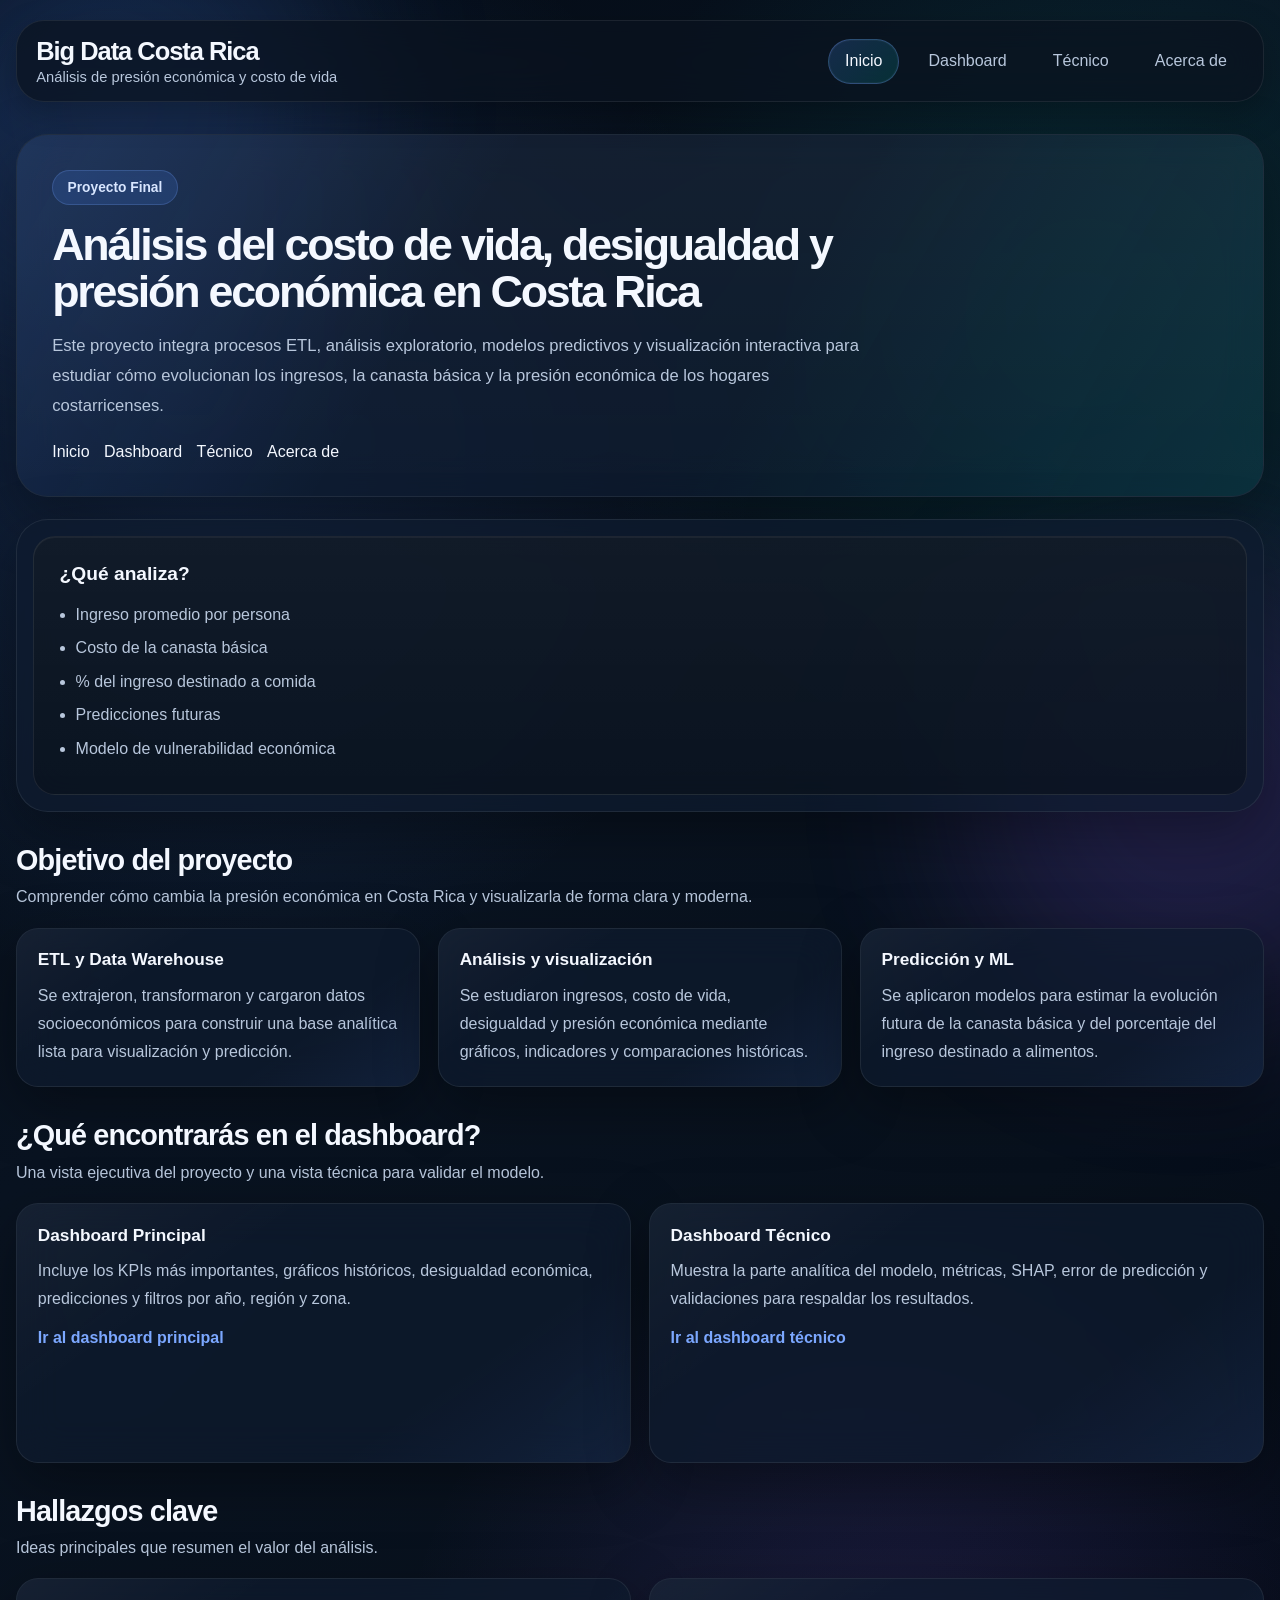
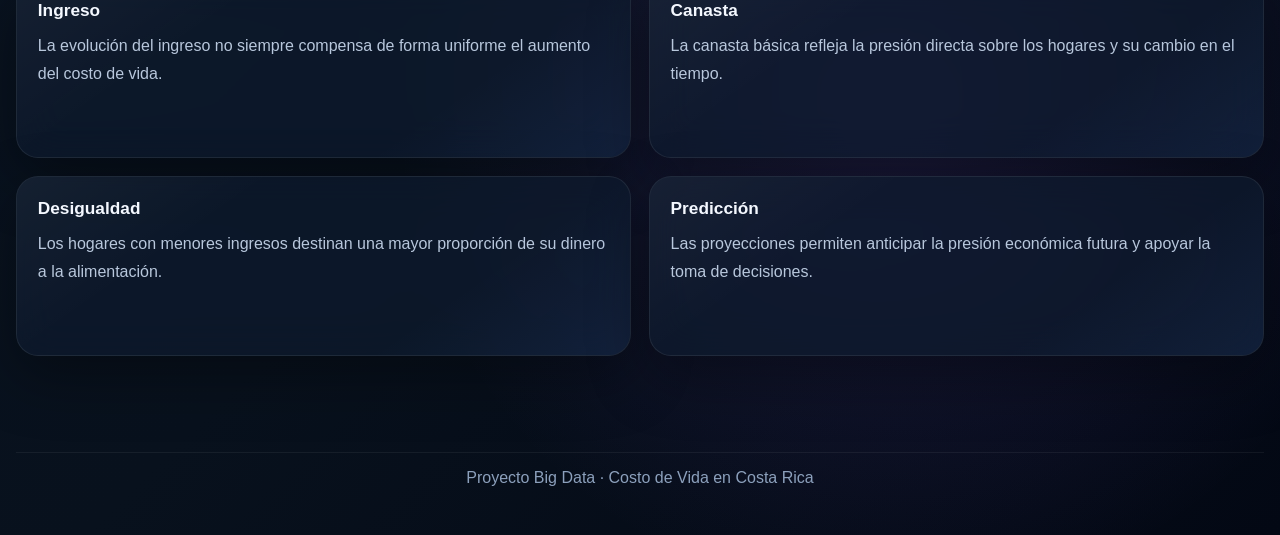
<file: frontend_structure/views/index.html>
<!DOCTYPE html>
<html lang="es">
<head>
  <meta charset="UTF-8" />
  <meta name="viewport" content="width=device-width, initial-scale=1.0" />
  <title>Proyecto Big Data | Costo de Vida en Costa Rica</title>
  <link rel="stylesheet" href="../css/style.css" />
</head>
<body>
  <header class="topbar">
    <div class="brand">
      <h1>Big Data Costa Rica</h1>
      <p>Análisis de presión económica y costo de vida</p>
    </div>
    <nav class="nav">
      <a href="./index.html" class="active">Inicio</a>
      <a href="./dashboard.html">Dashboard</a>
      <a href="./tecnico.html">Técnico</a>
      <a href="./acerca.html">Acerca de</a>
    </nav>
  </header>

  <main class="landing">
    <section class="hero">
      <div class="hero-content">
        <span class="badge">Proyecto Final</span>
        <h2>Análisis del costo de vida, desigualdad y presión económica en Costa Rica</h2>
        <p>
          Este proyecto integra procesos ETL, análisis exploratorio, modelos predictivos
          y visualización interactiva para estudiar cómo evolucionan los ingresos, la canasta básica
          y la presión económica de los hogares costarricenses.
        </p>

        <div class="hero-actions">

          <a href="./index.html" class="active">Inicio</a>
          <a href="./dashboard.html">Dashboard</a>
          <a href="./tecnico.html">Técnico</a>
          <a href="./acerca.html">Acerca de</a>
        </div>
      </div>

      <div class="hero-panel">
        <div class="panel-card">
          <h3>¿Qué analiza?</h3>
          <ul>
            <li>Ingreso promedio por persona</li>
            <li>Costo de la canasta básica</li>
            <li>% del ingreso destinado a comida</li>
            <li>Predicciones futuras</li>
            <li>Modelo de vulnerabilidad económica</li>
          </ul>
        </div>
      </div>
    </section>

    <section class="section">
      <div class="section-head">
        <h3>Objetivo del proyecto</h3>
        <p>Comprender cómo cambia la presión económica en Costa Rica y visualizarla de forma clara y moderna.</p>
      </div>

      <div class="grid grid-3">
        <article class="card">
          <h4>ETL y Data Warehouse</h4>
          <p>
            Se extrajeron, transformaron y cargaron datos socioeconómicos para construir una base analítica
            lista para visualización y predicción.
          </p>
        </article>

        <article class="card">
          <h4>Análisis y visualización</h4>
          <p>
            Se estudiaron ingresos, costo de vida, desigualdad y presión económica mediante gráficos,
            indicadores y comparaciones históricas.
          </p>
        </article>

        <article class="card">
          <h4>Predicción y ML</h4>
          <p>
            Se aplicaron modelos para estimar la evolución futura de la canasta básica y del porcentaje
            del ingreso destinado a alimentos.
          </p>
        </article>
      </div>
    </section>

    <section class="section">
      <div class="section-head">
        <h3>¿Qué encontrarás en el dashboard?</h3>
        <p>Una vista ejecutiva del proyecto y una vista técnica para validar el modelo.</p>
      </div>

      <div class="grid grid-2">
        <article class="card large-card">
          <h4>Dashboard Principal</h4>
          <p>
            Incluye los KPIs más importantes, gráficos históricos, desigualdad económica,
            predicciones y filtros por año, región y zona.
          </p>
          <a href="./dashboard.html" class="card-link">Ir al dashboard principal</a>
        </article>

        <article class="card large-card">
          <h4>Dashboard Técnico</h4>
          <p>
            Muestra la parte analítica del modelo, métricas, SHAP, error de predicción
            y validaciones para respaldar los resultados.
          </p>
          <a href="./tecnico.html" class="card-link">Ir al dashboard técnico</a>
        </article>
      </div>
    </section>

    <section class="section">
      <div class="section-head">
        <h3>Hallazgos clave</h3>
        <p>Ideas principales que resumen el valor del análisis.</p>
      </div>

      <div class="grid grid-4">
        <div class="card stat-card">
          <h4>Ingreso</h4>
          <p>La evolución del ingreso no siempre compensa de forma uniforme el aumento del costo de vida.</p>
        </div>
        <div class="card stat-card">
          <h4>Canasta</h4>
          <p>La canasta básica refleja la presión directa sobre los hogares y su cambio en el tiempo.</p>
        </div>
        <div class="card stat-card">
          <h4>Desigualdad</h4>
          <p>Los hogares con menores ingresos destinan una mayor proporción de su dinero a la alimentación.</p>
        </div>
        <div class="card stat-card">
          <h4>Predicción</h4>
          <p>Las proyecciones permiten anticipar la presión económica futura y apoyar la toma de decisiones.</p>
        </div>
      </div>
    </section>
  </main>

  <footer class="footer">
    <p>Proyecto Big Data · Costo de Vida en Costa Rica</p>
  </footer>

  <script src="../js/main.js"></script>
</body>
</html>
</file>
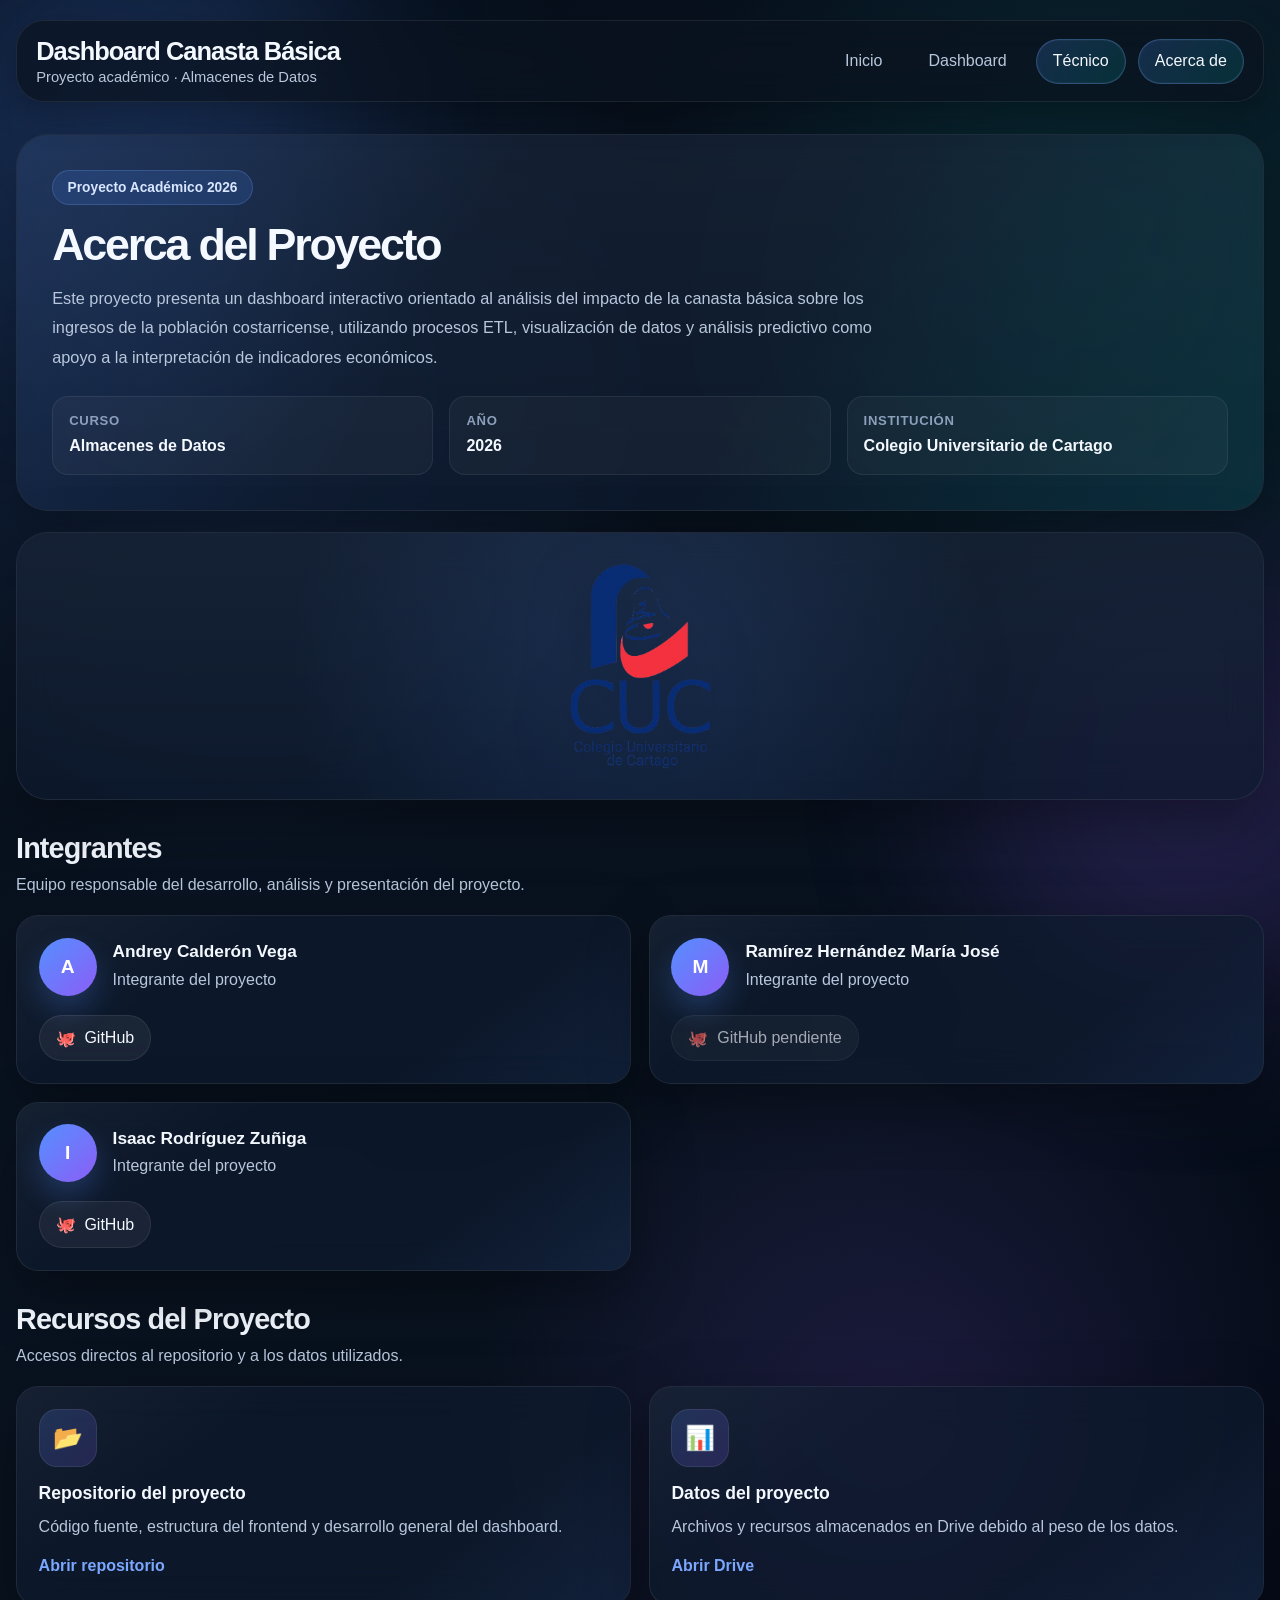
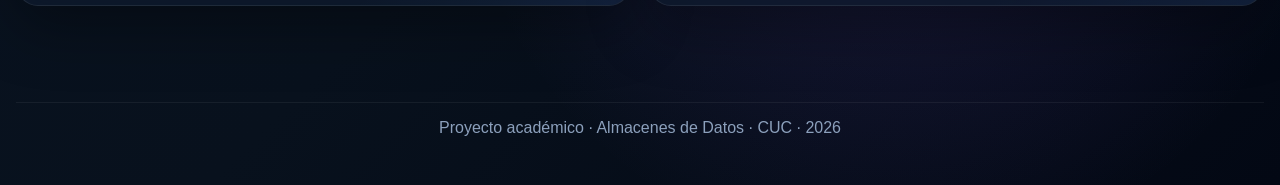
<file: frontend_structure/views/acerca.html>
<!DOCTYPE html>
<html lang="es">
<head>
  <meta charset="UTF-8" />
  <meta name="viewport" content="width=device-width, initial-scale=1.0" />
  <title>Acerca de | Dashboard Canasta Básica</title>

  <link rel="stylesheet" href="../css/style.css" />
  <link rel="stylesheet" href="../css/acerca.css" />
</head>
<body>
  <header class="topbar">
    <div class="brand">
      <h1>Dashboard Canasta Básica</h1>
      <p>Proyecto académico · Almacenes de Datos</p>
    </div>

    <nav class="nav">
      <a href="./index.html">Inicio</a>
      <a href="./dashboard.html">Dashboard</a>
      <a href="./tecnico.html" class="active">Técnico</a>
      <a href="./acerca.html" class="active">Acerca de</a>
    </nav>
  </header>

  <main class="landing">
    <section class="about-hero">
      <div class="about-hero__content">
        <span class="badge">Proyecto Académico 2026</span>
        <h2>Acerca del Proyecto</h2>
        <p>
          Este proyecto presenta un dashboard interactivo orientado al análisis del impacto
          de la canasta básica sobre los ingresos de la población costarricense, utilizando
          procesos ETL, visualización de datos y análisis predictivo como apoyo a la interpretación
          de indicadores económicos.
        </p>

        <div class="about-hero__meta">
          <div class="meta-card">
            <span>Curso</span>
            <strong>Almacenes de Datos</strong>
          </div>
          <div class="meta-card">
            <span>Año</span>
            <strong>2026</strong>
          </div>
          <div class="meta-card">
            <span>Institución</span>
            <strong>Colegio Universitario de Cartago</strong>
          </div>
        </div>
      </div>

      <div class="about-hero__logo">
        <div class="logo-card">
          <img src="../assets/images/cuclogo.png" alt="Logo del CUC" />
        </div>
      </div>
    </section>

    <section class="about-section">
      <div class="section-head">
        <h3>Integrantes</h3>
        <p>Equipo responsable del desarrollo, análisis y presentación del proyecto.</p>
      </div>

      <div class="team-grid">
        <article class="team-card reveal">
          <div class="team-card__top">
            <div class="team-avatar">A</div>
            <div>
              <h4>Andrey Calderón Vega</h4>
              <p>Integrante del proyecto</p>
            </div>
          </div>

          <div class="team-card__links">
            <a href="https://github.com/andreyac1397" target="_blank" rel="noopener noreferrer" class="team-link">
              <span class="team-link__icon">🐙</span>
              <span>GitHub</span>
            </a>
          </div>
        </article>

        <article class="team-card reveal">
          <div class="team-card__top">
            <div class="team-avatar">M</div>
            <div>
              <h4>Ramírez Hernández María José</h4>
              <p>Integrante del proyecto</p>
            </div>
          </div>

          <div class="team-card__links">
            <a href="#" class="team-link team-link--disabled" aria-disabled="true">
              <span class="team-link__icon">🐙</span>
              <span>GitHub pendiente</span>
            </a>
          </div>
        </article>

        <article class="team-card reveal">
          <div class="team-card__top">
            <div class="team-avatar">I</div>
            <div>
              <h4>Isaac Rodríguez Zuñiga</h4>
              <p>Integrante del proyecto</p>
            </div>
          </div>

          <div class="team-card__links">
            <a href="https://github.com/IsaacRZ" target="_blank" rel="noopener noreferrer" class="team-link">
              <span class="team-link__icon">🐙</span>
              <span>GitHub</span>
            </a>
          </div>
        </article>
      </div>
    </section>

    <section class="about-section">
      <div class="section-head">
        <h3>Recursos del Proyecto</h3>
        <p>Accesos directos al repositorio y a los datos utilizados.</p>
      </div>

      <div class="resources-grid">
        <a
          href="https://github.com/IsaacRZ/Proyecto-AlmacenesDatos-CanastaBasica"
          target="_blank"
          rel="noopener noreferrer"
          class="resource-card reveal"
        >
          <div class="resource-card__icon">📂</div>
          <h4>Repositorio del proyecto</h4>
          <p>Código fuente, estructura del frontend y desarrollo general del dashboard.</p>
          <span class="resource-card__cta">Abrir repositorio</span>
        </a>

        <a
          href="https://drive.google.com/drive/u/0/folders/1hk5rj1xGixbYymJnENoa-NVzXtZVYHLg"
          target="_blank"
          rel="noopener noreferrer"
          class="resource-card reveal"
        >
          <div class="resource-card__icon">📊</div>
          <h4>Datos del proyecto</h4>
          <p>Archivos y recursos almacenados en Drive debido al peso de los datos.</p>
          <span class="resource-card__cta">Abrir Drive</span>
        </a>
      </div>
    </section>
  </main>

  <footer class="footer">
    <p>Proyecto académico · Almacenes de Datos · CUC · 2026</p>
  </footer>

<script src="../js/acerca.js"></script>
</body>
</html>
</file>
<file: frontend_structure/css/style.css>
:root {
  --bg-main: #07111f;
  --bg-soft: #0b1728;
  --bg-card: rgba(14, 27, 46, 0.72);
  --bg-card-strong: rgba(10, 20, 34, 0.88);
  --border-soft: rgba(255, 255, 255, 0.08);
  --border-strong: rgba(255, 255, 255, 0.14);

  --text-main: #f4f8ff;
  --text-soft: #b8c7dc;
  --text-muted: #8ca0bc;

  --primary: #4f8cff;
  --primary-soft: #7ba7ff;
  --secondary: #00c2a8;
  --accent: #8b5cf6;
  --warning: #ffb84d;

  --shadow-lg: 0 20px 60px rgba(0, 0, 0, 0.35);
  --shadow-md: 0 12px 32px rgba(0, 0, 0, 0.25);
  --shadow-sm: 0 8px 18px rgba(0, 0, 0, 0.18);

  --radius-xl: 28px;
  --radius-lg: 22px;
  --radius-md: 16px;
  --radius-sm: 12px;

  --container: 1520px;

  --transition-fast: 0.22s ease;
  --transition-normal: 0.35s ease;
}

/* ===== Reset ===== */
* {
  margin: 0;
  padding: 0;
  box-sizing: border-box;
}

html {
  scroll-behavior: smooth;
}

body {
  min-height: 100vh;
  font-family: "Segoe UI", "Inter", "Poppins", Arial, sans-serif;
  background:
    radial-gradient(circle at 15% 20%, rgba(79, 140, 255, 0.18), transparent 28%),
    radial-gradient(circle at 85% 15%, rgba(0, 194, 168, 0.14), transparent 24%),
    radial-gradient(circle at 70% 80%, rgba(139, 92, 246, 0.16), transparent 26%),
    linear-gradient(135deg, #040b14 0%, #091321 35%, #08111d 65%, #030814 100%);
  color: var(--text-main);
  overflow-x: hidden;
  position: relative;
}

body::before,
body::after {
  content: "";
  position: fixed;
  inset: auto;
  width: 460px;
  height: 460px;
  border-radius: 50%;
  filter: blur(90px);
  opacity: 0.18;
  z-index: -2;
  animation: floatGlow 10s ease-in-out infinite;
}

body::before {
  top: -120px;
  left: -120px;
  background: var(--primary);
}

body::after {
  right: -140px;
  bottom: -120px;
  background: var(--accent);
  animation-delay: 2s;
}

@keyframes floatGlow {
  0%,
  100% {
    transform: translateY(0) translateX(0) scale(1);
  }
  50% {
    transform: translateY(20px) translateX(10px) scale(1.05);
  }
}

a {
  color: inherit;
  text-decoration: none;
}

button,
select {
  font: inherit;
}

img,
canvas {
  display: block;
  max-width: 100%;
}

/* ===== Layout base ===== */
.topbar,
.landing,
.dashboard-page,
.footer {
  width: min(var(--container), calc(100% - 2rem));
  margin-inline: auto;
}

.landing,
.dashboard-page {
  padding-bottom: 4rem;
}

.section,
.filters-section,
.kpi-section,
.charts-section,
.map-section {
  margin-top: 2rem;
}

.section-head {
  margin-bottom: 1.1rem;
}

.section-head h2,
.section-head h3 {
  font-size: clamp(1.3rem, 1rem + 1vw, 2rem);
  font-weight: 700;
  letter-spacing: -0.03em;
  margin-bottom: 0.45rem;
}

.section-head p {
  color: var(--text-soft);
  line-height: 1.6;
  max-width: 980px;
}

/* ===== Header ===== */
.topbar {
  margin-top: 1.25rem;
  padding: 1rem 1.2rem;
  border: 1px solid var(--border-soft);
  background: rgba(10, 18, 31, 0.72);
  backdrop-filter: blur(18px);
  -webkit-backdrop-filter: blur(18px);
  border-radius: var(--radius-xl);
  box-shadow: var(--shadow-md);
  display: flex;
  align-items: center;
  justify-content: space-between;
  gap: 1rem;
  position: sticky;
  top: 1rem;
  z-index: 50;
}

.brand h1 {
  font-size: clamp(1.1rem, 0.95rem + 0.8vw, 1.7rem);
  font-weight: 800;
  letter-spacing: -0.04em;
}

.brand p {
  margin-top: 0.2rem;
  font-size: 0.92rem;
  color: var(--text-soft);
}

.nav {
  display: flex;
  align-items: center;
  gap: 0.75rem;
  flex-wrap: wrap;
}

.nav a {
  padding: 0.78rem 1rem;
  border-radius: 999px;
  color: var(--text-soft);
  transition: all var(--transition-fast);
  position: relative;
  overflow: hidden;
  background: transparent;
  border: 1px solid transparent;
}

.nav a:hover {
  color: var(--text-main);
  background: rgba(255, 255, 255, 0.05);
  border-color: var(--border-soft);
  transform: translateY(-1px);
}

.nav a.active {
  background: linear-gradient(135deg, rgba(79, 140, 255, 0.2), rgba(0, 194, 168, 0.16));
  color: var(--text-main);
  border-color: rgba(123, 167, 255, 0.28);
  box-shadow: inset 0 0 0 1px rgba(255,255,255,0.03);
}

/* ===== Hero / Landing ===== */
.hero {
  margin-top: 2rem;
  display: grid;
  grid-template-columns: 1.35fr 0.9fr;
  gap: 1.35rem;
  align-items: stretch;
}

.hero-content,
.hero-panel,
.card,
.chart-card,
.kpi-card,
.map-card,
.filters-section,
.section > .card,
.large-card {
  border: 1px solid var(--border-soft);
  background: var(--bg-card);
  backdrop-filter: blur(20px);
  -webkit-backdrop-filter: blur(20px);
  box-shadow: var(--shadow-lg);
}

.hero-content {
  border-radius: calc(var(--radius-xl) + 4px);
  padding: 2.2rem;
  position: relative;
  overflow: hidden;
  isolation: isolate;
}

.hero-content::before {
  content: "";
  position: absolute;
  inset: 0;
  background:
    linear-gradient(120deg, rgba(79, 140, 255, 0.16), transparent 35%, transparent 60%, rgba(0, 194, 168, 0.12)),
    linear-gradient(180deg, rgba(255,255,255,0.03), transparent);
  z-index: -1;
}

.badge {
  display: inline-flex;
  align-items: center;
  gap: 0.45rem;
  padding: 0.55rem 0.9rem;
  border-radius: 999px;
  font-size: 0.86rem;
  font-weight: 700;
  color: #d8e6ff;
  background: rgba(79, 140, 255, 0.16);
  border: 1px solid rgba(123, 167, 255, 0.22);
  margin-bottom: 1rem;
}

.hero-content h2 {
  font-size: clamp(2rem, 1.2rem + 2vw, 3.7rem);
  line-height: 1.05;
  letter-spacing: -0.05em;
  font-weight: 900;
  max-width: 900px;
}

.hero-content p {
  margin-top: 1rem;
  color: var(--text-soft);
  line-height: 1.8;
  font-size: 1.04rem;
  max-width: 820px;
}

.hero-actions {
  margin-top: 1.4rem;
  display: flex;
  gap: 0.9rem;
  flex-wrap: wrap;
}

.hero-panel {
  border-radius: calc(var(--radius-xl) + 4px);
  padding: 1rem;
  display: flex;
  align-items: stretch;
}

.panel-card {
  width: 100%;
  border-radius: var(--radius-lg);
  padding: 1.6rem;
  background:
    linear-gradient(180deg, rgba(255,255,255,0.04), rgba(255,255,255,0.01)),
    rgba(4, 11, 20, 0.56);
  border: 1px solid var(--border-soft);
  box-shadow: inset 0 1px 0 rgba(255,255,255,0.05);
}

.panel-card h3 {
  font-size: 1.2rem;
  margin-bottom: 1rem;
}

.panel-card ul {
  padding-left: 1rem;
}

.panel-card li {
  color: var(--text-soft);
  line-height: 1.8;
  margin-bottom: 0.3rem;
}

/* ===== Buttons ===== */
.btn {
  border: none;
  border-radius: 999px;
  padding: 0.9rem 1.25rem;
  cursor: pointer;
  font-weight: 700;
  letter-spacing: -0.01em;
  transition: transform var(--transition-fast), box-shadow var(--transition-fast), background var(--transition-fast);
  display: inline-flex;
  align-items: center;
  justify-content: center;
  min-height: 48px;
}

.btn:hover {
  transform: translateY(-2px);
}

.btn-primary {
  color: white;
  background: linear-gradient(135deg, var(--primary), var(--accent));
  box-shadow: 0 14px 28px rgba(79, 140, 255, 0.26);
}

.btn-primary:hover {
  box-shadow: 0 18px 32px rgba(79, 140, 255, 0.34);
}

.btn-secondary {
  color: var(--text-main);
  background: rgba(255, 255, 255, 0.06);
  border: 1px solid var(--border-soft);
}

.btn-secondary:hover {
  background: rgba(255, 255, 255, 0.1);
}

/* ===== Grid system ===== */
.grid {
  display: grid;
  gap: 1.1rem;
}

.grid-2 {
  grid-template-columns: repeat(2, minmax(0, 1fr));
}

.grid-3 {
  grid-template-columns: repeat(3, minmax(0, 1fr));
}

.grid-4 {
  grid-template-columns: repeat(4, minmax(0, 1fr));
}

/* ===== Cards ===== */
.card,
.chart-card,
.kpi-card,
.large-card {
  border-radius: var(--radius-lg);
  padding: 1.3rem;
  position: relative;
  overflow: hidden;
  transition: transform var(--transition-normal), border-color var(--transition-fast), box-shadow var(--transition-fast);
}

.card::before,
.chart-card::before,
.kpi-card::before,
.large-card::before {
  content: "";
  position: absolute;
  inset: 0;
  background:
    linear-gradient(145deg, rgba(255,255,255,0.04), transparent 30%, transparent 70%, rgba(79, 140, 255, 0.08));
  pointer-events: none;
}

.card:hover,
.kpi-card:hover,
.large-card:hover {
  transform: translateY(-4px);
  border-color: var(--border-strong);
  box-shadow: 0 24px 44px rgba(0, 0, 0, 0.28);
}

.chart-card:hover {
  transform: translateY(-3px);
  border-color: var(--border-strong);
  box-shadow: 0 24px 44px rgba(0, 0, 0, 0.28);
}

.card h4,
.large-card h4 {
  font-size: 1.08rem;
  margin-bottom: 0.7rem;
}

.card p,
.large-card p,
.stat-card p,
.summary-item p {
  color: var(--text-soft);
  line-height: 1.75;
}

.large-card {
  min-height: 260px;
}

.large-card--insights {
  min-height: 300px;
}

.card-link {
  margin-top: 1rem;
  display: inline-block;
  color: var(--primary-soft);
  font-weight: 700;
}

.card-link:hover {
  color: white;
}

.stat-card {
  min-height: 180px;
}

/* ===== Filters ===== */
.filters-section {
  border-radius: var(--radius-lg);
  padding: 1.35rem;
}

.filters-grid {
  display: grid;
  grid-template-columns: repeat(4, minmax(0, 1fr));
  gap: 1rem;
  align-items: end;
}

.filter-group {
  display: flex;
  flex-direction: column;
  gap: 0.55rem;
}

.filter-group label {
  font-size: 0.95rem;
  font-weight: 700;
  color: var(--text-main);
}

.filter-group select {
  width: 100%;
  min-height: 48px;
  padding: 0.85rem 1rem;
  border-radius: var(--radius-md);
  border: 1px solid var(--border-soft);
  background: rgba(255, 255, 255, 0.06);
  color: var(--text-main);
  outline: none;
  transition: border-color var(--transition-fast), background var(--transition-fast), transform var(--transition-fast);
}

.filter-group select:hover,
.filter-group select:focus {
  border-color: rgba(79, 140, 255, 0.5);
  background: rgba(255,255,255,0.08);
}

.filter-actions {
  display: flex;
  gap: 0.75rem;
  flex-wrap: wrap;
}

/* ===== KPI ===== */
.kpi-card {
  min-height: 170px;
  display: flex;
  flex-direction: column;
  justify-content: center;
}

.kpi-label {
  color: var(--text-muted);
  font-size: 0.92rem;
  text-transform: uppercase;
  letter-spacing: 0.08em;
  font-weight: 700;
}

.kpi-card h3 {
  font-size: clamp(1.9rem, 1rem + 1.8vw, 3.1rem);
  margin: 0.55rem 0 0.35rem;
  line-height: 1;
  letter-spacing: -0.05em;
  font-weight: 900;
}

.kpi-card p {
  color: var(--text-soft);
  line-height: 1.6;
}

/* ===== Chart layout helpers ===== */
.stack-charts {
  display: grid;
  gap: 1.35rem;
}

.chart-badge {
  display: inline-flex;
  align-items: center;
  width: fit-content;
  margin-bottom: 0.75rem;
  padding: 0.45rem 0.85rem;
  border-radius: 999px;
  background: rgba(79, 140, 255, 0.14);
  border: 1px solid rgba(123, 167, 255, 0.22);
  color: #dbe8ff;
  font-size: 0.82rem;
  font-weight: 800;
  letter-spacing: 0.04em;
  text-transform: uppercase;
}

.chart-kpis {
  display: grid;
  gap: 0.9rem;
  margin-bottom: 1rem;
}

.chart-kpis--3 {
  grid-template-columns: repeat(3, minmax(0, 1fr));
}

.mini-kpi {
  padding: 0.95rem 1rem;
  border-radius: var(--radius-md);
  border: 1px solid rgba(255,255,255,0.07);
  background: rgba(255,255,255,0.035);
}

.mini-kpi span {
  display: block;
  color: var(--text-muted);
  font-size: 0.85rem;
  font-weight: 700;
  text-transform: uppercase;
  letter-spacing: 0.05em;
  margin-bottom: 0.4rem;
}

.mini-kpi strong {
  font-size: 1.35rem;
  font-weight: 900;
  letter-spacing: -0.03em;
  color: var(--text-main);
}

.chart-toolbar {
  display: grid;
  grid-template-columns: repeat(auto-fit, minmax(180px, 1fr));
  gap: 0.9rem;
  padding: 1rem;
  margin-bottom: 1rem;
  border-radius: var(--radius-md);
  background: rgba(255,255,255,0.035);
  border: 1px solid rgba(255,255,255,0.06);
}

/* ===== Charts ===== */
.chart-card {
  min-height: 560px;
  display: flex;
  flex-direction: column;
}

.chart-card--hero {
  min-height: 760px;
}

.chart-card--wide {
  min-height: 660px;
}

.card-head {
  margin-bottom: 1rem;
}

.card-head h3 {
  font-size: 1.2rem;
  margin-bottom: 0.45rem;
}

.card-head p {
  color: var(--text-soft);
  line-height: 1.65;
  max-width: 1000px;
}

.chart-container {
  position: relative;
  flex: 1;
  min-height: 420px;
  border-radius: var(--radius-md);
  background:
    linear-gradient(180deg, rgba(255,255,255,0.03), rgba(255,255,255,0.01)),
    rgba(5, 11, 20, 0.46);
  border: 1px solid rgba(255,255,255,0.05);
  padding: 1.2rem;
  overflow: hidden;
}

.chart-container--hero {
  min-height: 560px;
}

.chart-container--large {
  min-height: 500px;
}

.chart-container canvas {
  width: 100% !important;
  height: 100% !important;
}

/* ===== Map ===== */
.map-card {
  border-radius: var(--radius-lg);
  padding: 1rem;
  min-height: 560px;
}

.map-container {
  width: 100%;
  min-height: 520px;
  border-radius: var(--radius-lg);
  overflow: hidden;
  background:
    radial-gradient(circle at center, rgba(79, 140, 255, 0.08), rgba(255,255,255,0.02)),
    rgba(5, 11, 20, 0.55);
  border: 1px solid rgba(255,255,255,0.06);
  position: relative;
}

.map-container::after {
  content: "Mapa interactivo";
  position: absolute;
  inset: 50% auto auto 50%;
  transform: translate(-50%, -50%);
  color: rgba(255,255,255,0.22);
  font-size: 1.1rem;
  font-weight: 700;
  pointer-events: none;
}

/* ===== Technical summary ===== */
.tech-summary {
  display: grid;
  gap: 0.95rem;
  margin-top: 0.25rem;
}

.tech-summary--wide {
  gap: 1rem;
}

.summary-item {
  padding: 1rem;
  border-radius: var(--radius-md);
  background: rgba(255,255,255,0.04);
  border: 1px solid rgba(255,255,255,0.06);
}

.summary-item h4 {
  margin-bottom: 0.45rem;
  font-size: 1rem;
}

/* ===== Footer ===== */
.footer {
  margin-top: 2rem;
  margin-bottom: 1.6rem;
  padding: 1rem 1.2rem 1.4rem;
  text-align: center;
  color: var(--text-muted);
  border-top: 1px solid rgba(255,255,255,0.06);
}

/* ===== Utilities / subtle motion ===== */
.hero-content,
.panel-card,
.card,
.chart-card,
.kpi-card,
.map-card,
.filters-section {
  animation: fadeUp 0.65s ease both;
}

.hero-panel { animation-delay: 0.08s; }
.filters-section { animation-delay: 0.1s; }

@keyframes fadeUp {
  from {
    opacity: 0;
    transform: translateY(18px);
  }
  to {
    opacity: 1;
    transform: translateY(0);
  }
}

::selection {
  background: rgba(79, 140, 255, 0.26);
  color: white;
}

/* ===== Responsive ===== */
@media (max-width: 1280px) {
  .grid-4 {
    grid-template-columns: repeat(2, minmax(0, 1fr));
  }

  .hero {
    grid-template-columns: 1fr;
  }

  .filters-grid {
    grid-template-columns: repeat(2, minmax(0, 1fr));
  }

  .chart-kpis--3 {
    grid-template-columns: 1fr;
  }
}

@media (max-width: 900px) {
  .topbar {
    flex-direction: column;
    align-items: flex-start;
  }

  .nav {
    width: 100%;
  }

  .grid-3,
  .grid-2 {
    grid-template-columns: 1fr;
  }

  .chart-card {
    min-height: 470px;
  }

  .chart-card--hero,
  .chart-card--wide {
    min-height: 520px;
  }

  .chart-container,
  .chart-container--hero,
  .chart-container--large {
    min-height: 360px;
  }

  .map-card {
    min-height: 460px;
  }

  .map-container {
    min-height: 400px;
  }
}

@media (max-width: 640px) {
  .topbar,
  .landing,
  .dashboard-page,
  .footer {
    width: min(var(--container), calc(100% - 1rem));
  }

  .topbar {
    padding: 0.95rem;
    top: 0.6rem;
  }

  .hero-content,
  .chart-card,
  .card,
  .kpi-card,
  .filters-section,
  .map-card,
  .large-card {
    padding: 1rem;
  }

  .hero-content h2 {
    font-size: 2rem;
  }

  .hero-actions,
  .filter-actions {
    flex-direction: column;
  }

  .filters-grid,
  .grid-4,
  .chart-toolbar,
  .chart-kpis--3 {
    grid-template-columns: 1fr;
  }

  .kpi-card h3 {
    font-size: 2rem;
  }

  .map-card {
    min-height: 420px;
  }

  .map-container {
    min-height: 380px;
  }
}

.chart-toolbar {
  display: flex;
  flex-wrap: wrap;
  align-items: end;
  gap: 0.9rem;
}

.chart-toolbar .filter-group {
  width: 220px;
  min-width: 180px;
  max-width: 220px;
  flex: 0 0 220px;
}

.chart-toolbar .filter-actions {
  width: auto;
  flex: 0 0 auto;
}

select option {
  background: #0b1728;
  color: #f4f8ff;
}
/* ===== Combobox más compactos en gráficos ===== */
.chart-toolbar {
  display: flex;
  flex-wrap: wrap;
  align-items: end;
  gap: 12px;
}

.chart-toolbar .filter-group {
  width: 220px;
  min-width: 180px;
  max-width: 220px;
  flex: 0 0 220px;
}

.chart-toolbar .filter-group label {
  margin-bottom: 6px;
  font-size: 13px;
  color: #9fb3d1;
}

.chart-toolbar select {
  width: 220px;
  height: 44px;
  padding: 0 12px;
  border-radius: 12px;
  border: 1px solid rgba(255, 255, 255, 0.1);
  background: #243247;
  color: #f4f8ff;
  outline: none;
}

.chart-toolbar select:focus {
  border-color: rgba(79, 140, 255, 0.6);
  box-shadow: 0 0 0 3px rgba(79, 140, 255, 0.16);
}

/* ===== FIX SELECT DARK ===== */
.chart-toolbar select {
  background: #1e293b;
  color: white;
  color-scheme: dark;
}

select option {
  background: #1e293b;
  color: white;
}
</file>
<file: frontend_structure/css/acerca.css>
.about-hero {
  margin-top: 2rem;
  display: grid;
  grid-template-columns: 1.3fr 0.9fr;
  gap: 1.35rem;
  align-items: stretch;
}

.about-hero__content,
.logo-card,
.team-card,
.resource-card {
  border: 1px solid var(--border-soft);
  background: var(--bg-card);
  backdrop-filter: blur(20px);
  -webkit-backdrop-filter: blur(20px);
  box-shadow: var(--shadow-lg);
}

.about-hero__content {
  border-radius: calc(var(--radius-xl) + 4px);
  padding: 2.2rem;
  position: relative;
  overflow: hidden;
  isolation: isolate;
}

.about-hero__content::before {
  content: "";
  position: absolute;
  inset: 0;
  background:
    linear-gradient(120deg, rgba(79, 140, 255, 0.16), transparent 35%, transparent 60%, rgba(0, 194, 168, 0.12)),
    linear-gradient(180deg, rgba(255, 255, 255, 0.03), transparent);
  z-index: -1;
}

.about-hero__content h2 {
  font-size: clamp(2rem, 1.2rem + 2vw, 3.2rem);
  line-height: 1.05;
  letter-spacing: -0.05em;
  font-weight: 900;
}

.about-hero__content p {
  margin-top: 1rem;
  color: var(--text-soft);
  line-height: 1.8;
  font-size: 1.02rem;
  max-width: 820px;
}

.about-hero__meta {
  margin-top: 1.5rem;
  display: grid;
  grid-template-columns: repeat(3, minmax(0, 1fr));
  gap: 1rem;
}

.meta-card {
  padding: 1rem;
  border-radius: var(--radius-md);
  background: rgba(255, 255, 255, 0.035);
  border: 1px solid rgba(255, 255, 255, 0.07);
}

.meta-card span {
  display: block;
  margin-bottom: 0.45rem;
  font-size: 0.82rem;
  font-weight: 800;
  letter-spacing: 0.05em;
  text-transform: uppercase;
  color: var(--text-muted);
}

.meta-card strong {
  font-size: 1rem;
  color: var(--text-main);
  line-height: 1.4;
}

.about-hero__logo {
  display: flex;
  align-items: stretch;
}

.logo-card {
  width: 100%;
  border-radius: calc(var(--radius-xl) + 4px);
  padding: 1.4rem;
  display: flex;
  align-items: center;
  justify-content: center;
  min-height: 100%;
  position: relative;
  overflow: hidden;
}

.logo-card::before {
  content: "";
  position: absolute;
  inset: 0;
  background:
    radial-gradient(circle at center, rgba(79, 140, 255, 0.16), transparent 55%),
    linear-gradient(180deg, rgba(255,255,255,0.03), transparent);
  pointer-events: none;
}

.logo-card img {
  width: min(100%, 420px);
  height: auto;
  object-fit: contain;
  position: relative;
  z-index: 1;
  filter: drop-shadow(0 14px 30px rgba(0, 0, 0, 0.28));
}

.about-section {
  margin-top: 2rem;
}

.team-grid,
.resources-grid {
  display: grid;
  gap: 1.1rem;
}

.team-grid {
  grid-template-columns: repeat(3, minmax(0, 1fr));
}

.resources-grid {
  grid-template-columns: repeat(2, minmax(0, 1fr));
}

.team-card,
.resource-card {
  border-radius: var(--radius-lg);
  padding: 1.35rem;
  position: relative;
  overflow: hidden;
  transition:
    transform var(--transition-normal),
    border-color var(--transition-fast),
    box-shadow var(--transition-fast),
    opacity 0.5s ease;
}

.team-card::before,
.resource-card::before {
  content: "";
  position: absolute;
  inset: 0;
  background:
    linear-gradient(145deg, rgba(255,255,255,0.04), transparent 30%, transparent 70%, rgba(79, 140, 255, 0.08));
  pointer-events: none;
}

.team-card:hover,
.resource-card:hover {
  transform: translateY(-5px);
  border-color: var(--border-strong);
  box-shadow: 0 24px 44px rgba(0, 0, 0, 0.28);
}

.team-card__top {
  display: flex;
  align-items: center;
  gap: 1rem;
  margin-bottom: 1.2rem;
}

.team-avatar {
  width: 58px;
  height: 58px;
  border-radius: 50%;
  display: grid;
  place-items: center;
  font-weight: 900;
  font-size: 1.2rem;
  color: white;
  background: linear-gradient(135deg, var(--primary), var(--accent));
  box-shadow: 0 14px 28px rgba(79, 140, 255, 0.24);
  flex-shrink: 0;
}

.team-card h4 {
  font-size: 1.08rem;
  margin-bottom: 0.3rem;
}

.team-card p {
  color: var(--text-soft);
  line-height: 1.6;
}

.team-card__links {
  display: flex;
  flex-wrap: wrap;
  gap: 0.75rem;
}

.team-link {
  display: inline-flex;
  align-items: center;
  gap: 0.55rem;
  min-height: 46px;
  padding: 0.8rem 1rem;
  border-radius: 999px;
  color: var(--text-main);
  background: rgba(255, 255, 255, 0.06);
  border: 1px solid var(--border-soft);
  transition: all var(--transition-fast);
}

.team-link:hover {
  transform: translateY(-2px);
  background: rgba(255, 255, 255, 0.1);
}

.team-link__icon {
  font-size: 1rem;
}

.team-link--disabled {
  opacity: 0.65;
  pointer-events: none;
}

.resource-card {
  display: block;
  min-height: 220px;
}

.resource-card__icon {
  width: 58px;
  height: 58px;
  border-radius: 18px;
  display: grid;
  place-items: center;
  font-size: 1.5rem;
  margin-bottom: 1rem;
  background: linear-gradient(135deg, rgba(79, 140, 255, 0.18), rgba(139, 92, 246, 0.18));
  border: 1px solid rgba(255,255,255,0.08);
}

.resource-card h4 {
  font-size: 1.1rem;
  margin-bottom: 0.6rem;
}

.resource-card p {
  color: var(--text-soft);
  line-height: 1.75;
}

.resource-card__cta {
  display: inline-block;
  margin-top: 1rem;
  font-weight: 800;
  color: var(--primary-soft);
}

.reveal {
  opacity: 0;
  transform: translateY(18px);
}

.reveal.is-visible {
  opacity: 1;
  transform: translateY(0);
}

@media (max-width: 1280px) {
  .team-grid {
    grid-template-columns: repeat(2, minmax(0, 1fr));
  }

  .about-hero {
    grid-template-columns: 1fr;
  }
}

@media (max-width: 900px) {
  .team-grid,
  .resources-grid,
  .about-hero__meta {
    grid-template-columns: 1fr;
  }
}

@media (max-width: 640px) {
  .about-hero__content,
  .logo-card,
  .team-card,
  .resource-card {
    padding: 1rem;
  }

  .team-card__top {
    align-items: flex-start;
  }

  .team-avatar {
    width: 52px;
    height: 52px;
  }
}
</file>
